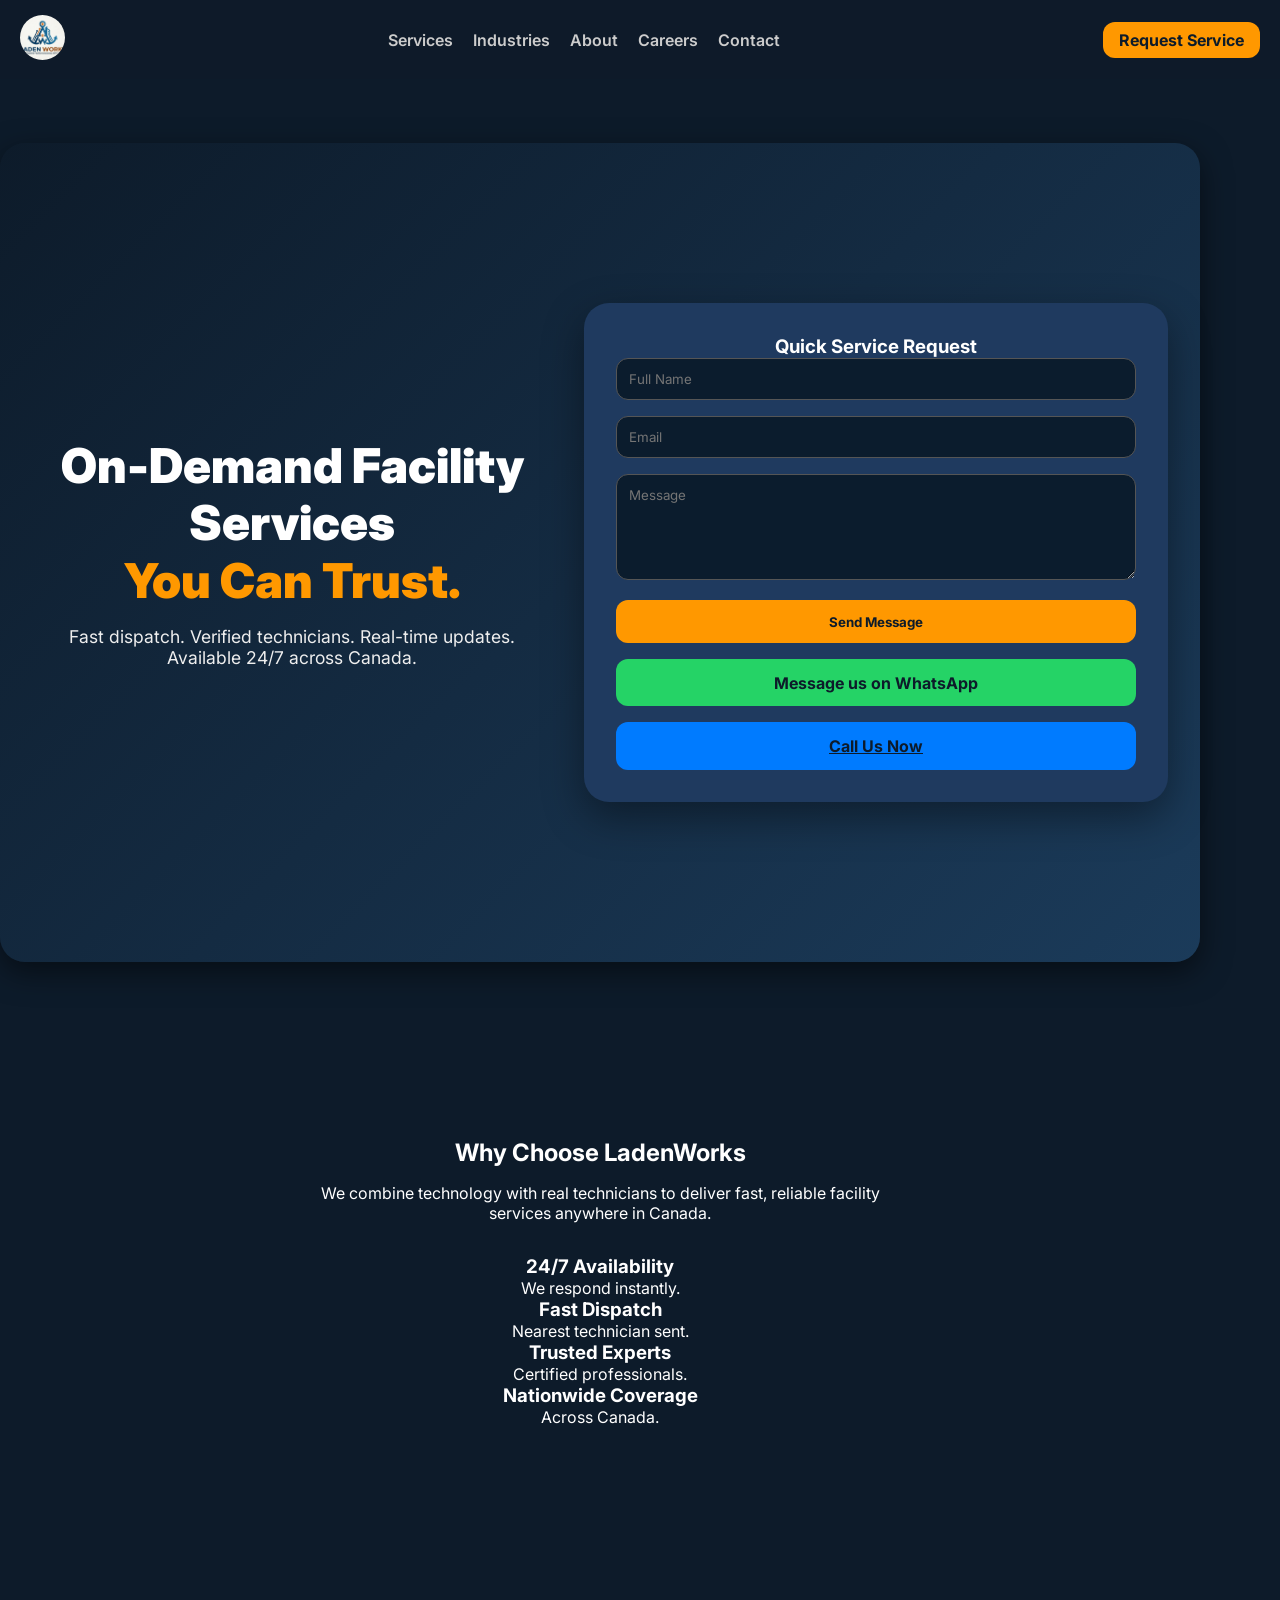
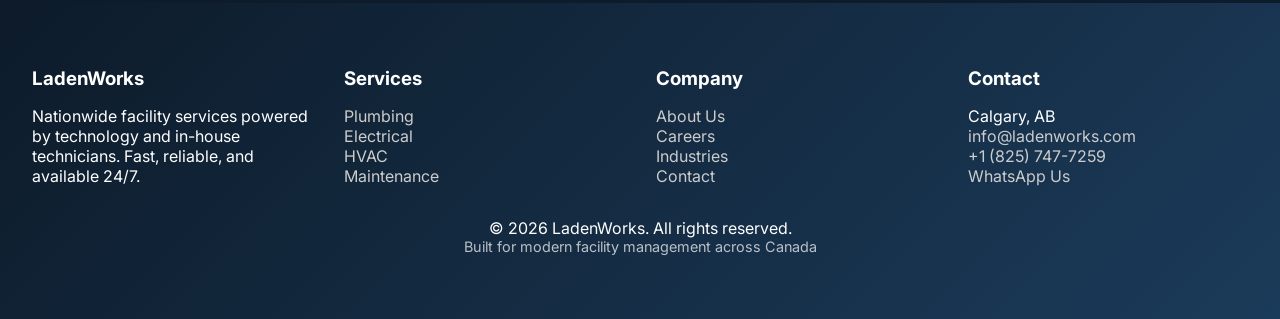
<file: index.html>
<!DOCTYPE html>
<html lang="en">
<head>
<meta charset="UTF-8">
<meta name="viewport" content="width=device-width, initial-scale=1.0">
<title>LadenWorks | Facility Services</title>
<link rel="stylesheet" href="./style.css">
<link rel="icon" type="image/png" href="./images/ladenWorkslogo.jpeg">

<style>
/* NAVBAR */
.navbar {
  display: flex;
  align-items: center;
  justify-content: space-between;
  padding: 15px 20px;
  position: relative;
}

.logo-img {
  width: 45px;
  height: 45px;
  border-radius: 50%;
  object-fit: cover;
}

.menu {
  display: flex;
  gap: 20px;
}

.hamburger {
  display: none;
  font-size: 26px;
  cursor: pointer;
}

@media (max-width: 768px) {
  .menu {
    display: none;
    flex-direction: column;
    position: absolute;
    top: 70px;
    left: 0;
    width: 100%;
    background: #0B1C2D;
    padding: 20px;
  }

  .menu.active {
    display: flex;
  }

  .hamburger {
    display: block;
  }

  .cta {
    font-size: 12px;
    padding: 8px 10px;
  }
}
</style>

</head>

<body>

<!-- NAV -->
<nav class="navbar">
  <div class="logo">
    <a href="./index.html">
      <img src="./images/ladenWorkslogo.jpeg" alt="LadenWorks Logo" class="logo-img">
    </a>
  </div>

  <div class="hamburger" onclick="toggleMenu()">☰</div>

  <div class="menu" id="menu">
    <a href="./services/page.html">Services</a>
    <a href="./industries/page.html">Industries</a>
    <a href="./about/page.html">About</a>
    <a href="./careers/page.html">Careers</a>
    <a href="./contact/page.html">Contact</a>
  </div>

  <a href="./contact/page.html" class="cta">Request Service</a>
</nav>

<!-- HERO -->
<section class="hero">
  <div class="text" style="text-align:center; margin: 0 auto;">
    <h1>On-Demand Facility Services <span>You Can Trust.</span></h1>
    <p>Fast dispatch. Verified technicians. Real-time updates. Available 24/7 across Canada.</p>
  </div>

  <div class="form" style="margin: 2rem auto;">
    <h3 style="text-align:center;">Quick Service Request</h3>

    <form action="https://formspree.io/f/mdawkylg" method="POST">

      <input name="name" type="text" placeholder="Full Name" required
      style="width:100%; padding:0.75rem; margin-bottom:1rem; border-radius:12px; border:1px solid #555; background-color:#0B1C2D; color:#fff;">

      <input name="email" type="email" placeholder="Email" required
      style="width:100%; padding:0.75rem; margin-bottom:1rem; border-radius:12px; border:1px solid #555; background-color:#0B1C2D; color:#fff;">

      <textarea name="message" placeholder="Message" rows="5" required
      style="width:100%; padding:0.75rem; margin-bottom:1rem; border-radius:12px; border:1px solid #555; background-color:#0B1C2D; color:#fff;"></textarea>

      <button type="submit" class="btn" style="width:100%;">Send Message</button>

      <!-- WHATSAPP -->
      <a id="whatsappBtn" target="_blank" class="btn"
      style="display:block; text-align:center; margin-top:1rem; background:#25D366;">
      Message us on WhatsApp
      </a>

      <!-- CALL -->
      <a href="tel:+18257477259" class="btn"
      style="display:block; text-align:center; margin-top:1rem; background:#007BFF;">
      Call Us Now
      </a>

    </form>
  </div>
</section>

<!-- WHY -->
<section style="text-align:center; margin: 5rem 0;">
  <h2>Why Choose LadenWorks</h2>
  <p style="max-width:600px; margin: 1rem auto;">
    We combine technology with real technicians to deliver fast, reliable facility services anywhere in Canada.
  </p>

  <div class="features-grid" style="margin-top:2rem;">
    <div class="feature"><h3>24/7 Availability</h3><p>We respond instantly.</p></div>
    <div class="feature"><h3>Fast Dispatch</h3><p>Nearest technician sent.</p></div>
    <div class="feature"><h3>Trusted Experts</h3><p>Certified professionals.</p></div>
    <div class="feature"><h3>Nationwide Coverage</h3><p>Across Canada.</p></div>
  </div>
</section>

<!-- FOOTER -->
<!-- FOOTER -->
<footer>

  <div class="footer-grid">

    <!-- COMPANY -->
    <div>
      <h3>LadenWorks</h3>
      <p>
        Nationwide facility services powered by technology and in-house technicians.
        Fast, reliable, and available 24/7.
      </p>
    </div>

    <!-- SERVICES -->
    <div>
      <h3>Services</h3>
      <p><a href="./services/page.html">Plumbing</a></p>
      <p><a href="./services/page.html">Electrical</a></p>
      <p><a href="./services/page.html">HVAC</a></p>
      <p><a href="./services/page.html">Maintenance</a></p>
    </div>

    <!-- COMPANY LINKS -->
    <div>
      <h3>Company</h3>
      <p><a href="./about/page.html">About Us</a></p>
      <p><a href="./careers/page.html">Careers</a></p>
      <p><a href="./industries/page.html">Industries</a></p>
      <p><a href="./contact/page.html">Contact</a></p>
    </div>

    <!-- CONTACT -->
    <div>
      <h3>Contact</h3>
      <p>Calgary, AB</p>
      <p><a href="mailto:info@ladenworks.com">info@ladenworks.com</a></p>
      <p><a href="tel:+18257477259">+1 (825) 747-7259</a></p>
      <p><a href="#" id="footerWhatsapp">WhatsApp Us</a></p>
    </div>

  </div>

  <!-- BOTTOM BAR -->
  <div style="text-align:center; margin-top:2rem;">
    <p>© 2026 LadenWorks. All rights reserved.</p>
    <p style="font-size:0.9rem; opacity:0.7;">
      Built for modern facility management across Canada
    </p>
  </div>

</footer>

<!-- SCRIPTS -->
<script>
function toggleMenu() {
  document.getElementById("menu").classList.toggle("active");
}

document.getElementById("whatsappBtn").addEventListener("click", function(){
  let name = document.querySelector("input[name='name']").value;
  let email = document.querySelector("input[name='email']").value;
  let message = document.querySelector("textarea[name='message']").value;

  let phone = "18257477259";

  let text = `New Service Request - LadenWorks

Name: ${name}
Email: ${email}
Issue: ${message}`;

  let url = `https://wa.me/${phone}?text=${encodeURIComponent(text)}`;
  this.href = url;
});
</script>

</body>
</html>
</file>
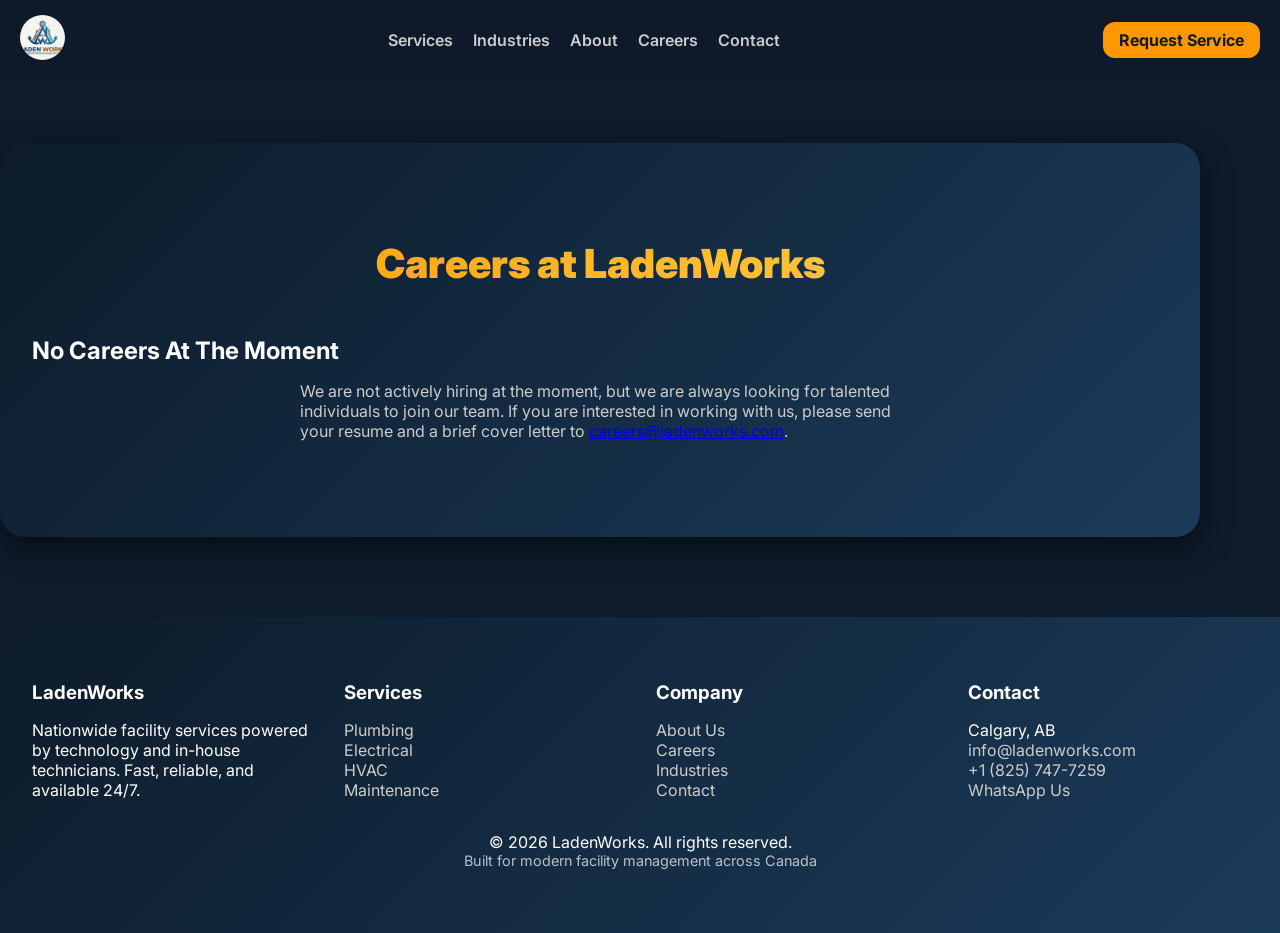
<file: careers/page.html>
<!DOCTYPE html>
<html lang="en">
<head>
<meta charset="UTF-8">
<meta name="viewport" content="width=device-width, initial-scale=1.0">
<title>LadenWorks | Facility Services</title>
<link rel="stylesheet" href="../style.css">
<link rel="icon" type="image/png" href="../images/ladenWorkslogo.jpeg">

<style>
/* NAVBAR */
.navbar {
  display: flex;
  align-items: center;
  justify-content: space-between;
  padding: 15px 20px;
  position: relative;
}

.logo-img {
  width: 45px;
  height: 45px;
  border-radius: 50%;
  object-fit: cover;
}

.menu {
  display: flex;
  gap: 20px;
}

.hamburger {
  display: none;
  font-size: 26px;
  cursor: pointer;
}

@media (max-width: 768px) {
  .menu {
    display: none;
    flex-direction: column;
    position: absolute;
    top: 70px;
    left: 0;
    width: 100%;
    background: #0B1C2D;
    padding: 20px;
  }

  .menu.active {
    display: flex;
  }

  .hamburger {
    display: block;
  }

  .cta {
    font-size: 12px;
    padding: 8px 10px;
  }
}
</style>

</head>

<body>

<!-- NAV -->
<nav class="navbar">
  <div class="logo">
    <a href="../index.html">
      <img src="../images/ladenWorkslogo.jpeg" alt="LadenWorks Logo" class="logo-img">
    </a>
  </div>

  <div class="hamburger" onclick="toggleMenu()">☰</div>

  <div class="menu" id="menu">
    <a href="../services/page.html">Services</a>
    <a href="../industries/page.html">Industries</a>
    <a href="../about/page.html">About</a>
    <a href="../careers/page.html">Careers</a>
    <a href="../contact/page.html">Contact</a>
  </div>

  <a href="../contact/page.html" class="cta">Request Service</a>
</nav>
<!-- PAGE TITLE -->
<section>
  <h1 class="section-title">Careers at LadenWorks</h1>

 <h2>No Careers At The Moment</h2>
  <p style="color:#ccc; max-width:600px; margin:auto; margin-top:1rem;">
    We are not actively hiring at the moment, but we are always looking for talented individuals to join our team. If you are interested in working with us, please send your resume and a brief cover letter to <a href="mailto:careers@ladenworks.com">careers@ladenworks.com</a>.
  </p>
</section>

<!-- FOOTER -->
<!-- FOOTER -->
<footer>

  <div class="footer-grid">

    <!-- COMPANY -->
    <div>
      <h3>LadenWorks</h3>
      <p>
        Nationwide facility services powered by technology and in-house technicians.
        Fast, reliable, and available 24/7.
      </p>
    </div>

    <!-- SERVICES -->
    <div>
      <h3>Services</h3>
      <p><a href="./services/page.html">Plumbing</a></p>
      <p><a href="./services/page.html">Electrical</a></p>
      <p><a href="./services/page.html">HVAC</a></p>
      <p><a href="./services/page.html">Maintenance</a></p>
    </div>

    <!-- COMPANY LINKS -->
    <div>
      <h3>Company</h3>
      <p><a href="../about/page.html">About Us</a></p>
      <p><a href="../careers/page.html">Careers</a></p>
      <p><a href="../industries/page.html">Industries</a></p>
      <p><a href="../contact/page.html">Contact</a></p>
    </div>

    <!-- CONTACT -->
    <div>
      <h3>Contact</h3>
      <p>Calgary, AB</p>
      <p><a href="mailto:info@ladenworks.com">info@ladenworks.com</a></p>
      <p><a href="tel:+18257477259">+1 (825) 747-7259</a></p>
      <p><a href="#" id="footerWhatsapp">WhatsApp Us</a></p>
    </div>

  </div>

  <!-- BOTTOM BAR -->
  <div style="text-align:center; margin-top:2rem;">
    <p>© 2026 LadenWorks. All rights reserved.</p>
    <p style="font-size:0.9rem; opacity:0.7;">
      Built for modern facility management across Canada
    </p>
  </div>

</footer>

<!-- WHATSAPP FOOTER SCRIPT -->
<script>
document.getElementById("footerWhatsapp").addEventListener("click", function(e){
  e.preventDefault();
  let phone = "18257477259";
  let text = "Hello, I would like to request a service from LadenWorks.";
  let url = `https://wa.me/${phone}?text=${encodeURIComponent(text)}`;
  window.open(url, "_blank");
});
</script>

</body>
</html>

</body>
</html>
</file>
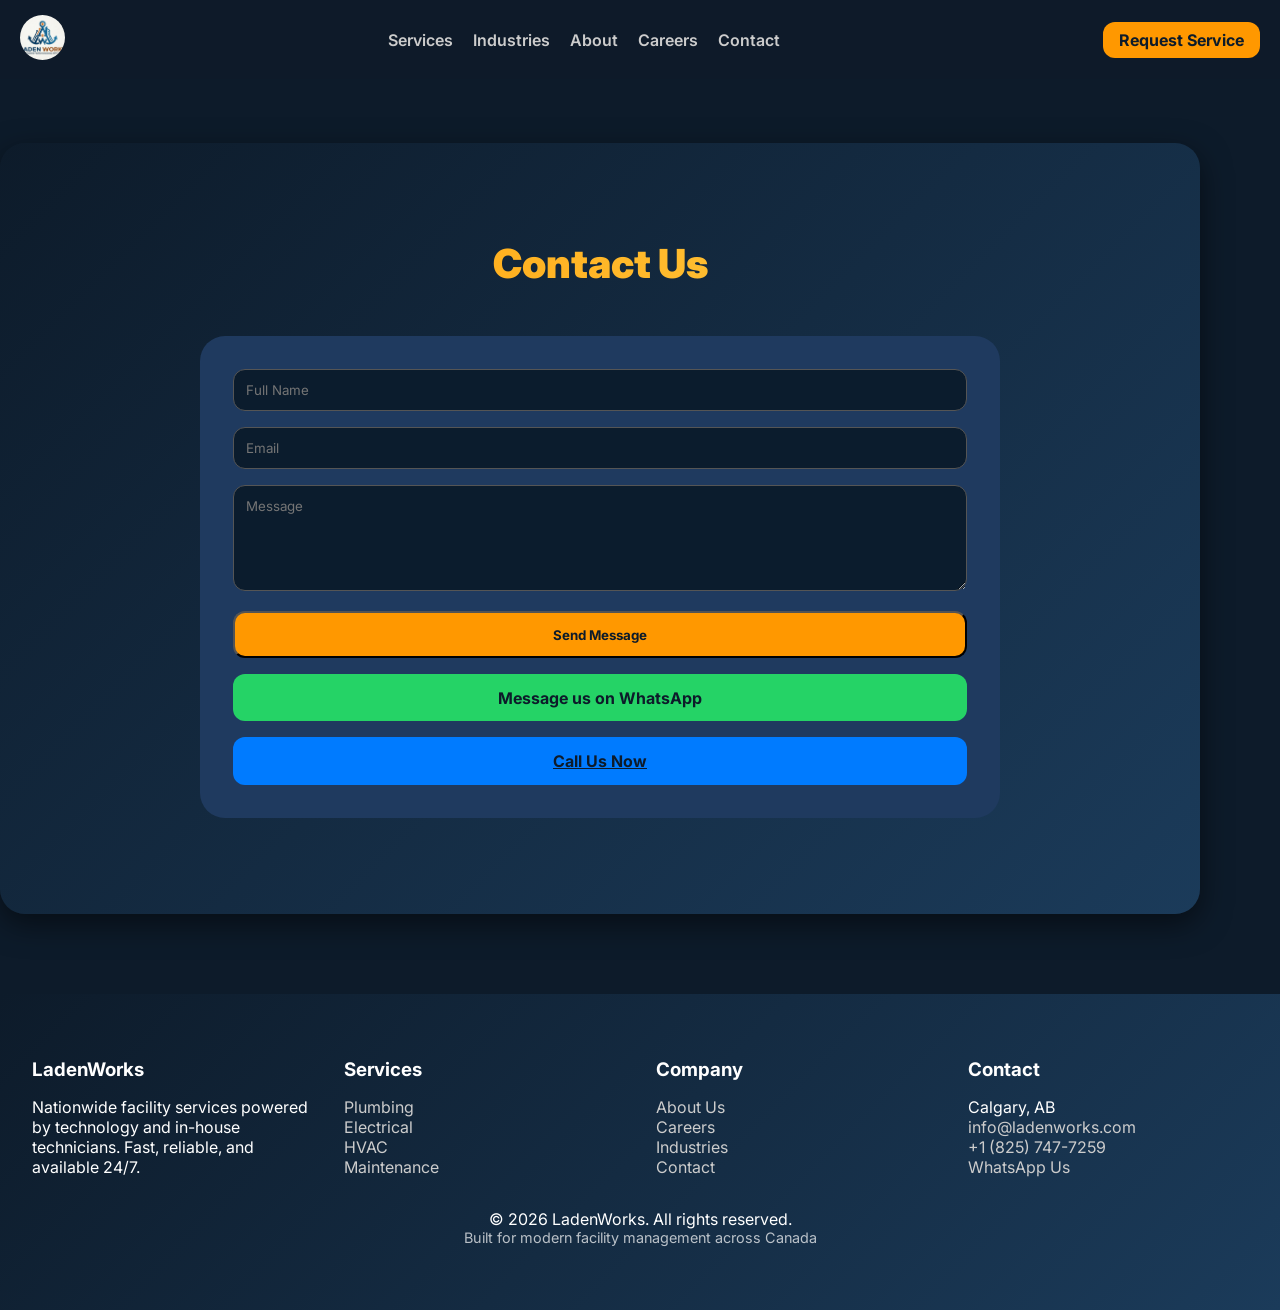
<file: contact/page.html>
<!DOCTYPE html>
<html lang="en">
<head>
<meta charset="UTF-8">
<meta name="viewport" content="width=device-width, initial-scale=1.0">
<title>LadenWorks | Facility Services</title>
<link rel="stylesheet" href="../style.css">
<link rel="icon" type="image/png" href="../images/ladenWorkslogo.jpeg">

<style>
/* NAVBAR */
.navbar {
  display: flex;
  align-items: center;
  justify-content: space-between;
  padding: 15px 20px;
  position: relative;
}

.logo-img {
  width: 45px;
  height: 45px;
  border-radius: 50%;
  object-fit: cover;
}

.menu {
  display: flex;
  gap: 20px;
}

.hamburger {
  display: none;
  font-size: 26px;
  cursor: pointer;
}

@media (max-width: 768px) {
  .menu {
    display: none;
    flex-direction: column;
    position: absolute;
    top: 70px;
    left: 0;
    width: 100%;
    background: #0B1C2D;
    padding: 20px;
  }

  .menu.active {
    display: flex;
  }

  .hamburger {
    display: block;
  }

  .cta {
    font-size: 12px;
    padding: 8px 10px;
  }
}
</style>

</head>

<body>

<!-- NAV -->
<nav class="navbar">
  <div class="logo">
    <a href="../index.html">
      <img src="../images/ladenWorkslogo.jpeg" alt="LadenWorks Logo" class="logo-img">
    </a>
  </div>

  <div class="hamburger" onclick="toggleMenu()">☰</div>

  <div class="menu" id="menu">
    <a href="../services/page.html">Services</a>
    <a href="../industries/page.html">Industries</a>
    <a href="../about/page.html">About</a>
    <a href="../careers/page.html">Careers</a>
    <a href="../contact/page.html">Contact</a>
  </div>

  <a href="../contact/page.html" class="cta">Request Service</a>
</nav>

<!-- PAGE TITLE -->
<section>

<h1 class="section-title">Contact Us</h1>

<div class="card" style="max-width:800px; margin:auto; opacity:1; transform:none;">

<!-- ✅ FORM -->
<form action="https://formspree.io/f/mdawkylg" method="POST">

<input name="name" type="text" placeholder="Full Name" required
style="width:100%; padding:0.75rem; margin-bottom:1rem; border-radius:12px; border:1px solid #555; background-color:#0B1C2D; color:#fff;">

<input name="email" type="email" placeholder="Email" required
style="width:100%; padding:0.75rem; margin-bottom:1rem; border-radius:12px; border:1px solid #555; background-color:#0B1C2D; color:#fff;">

<textarea name="message" placeholder="Message" rows="5" required
style="width:100%; padding:0.75rem; margin-bottom:1rem; border-radius:12px; border:1px solid #555; background-color:#0B1C2D; color:#fff;"></textarea>

<button type="submit" class="btn" style="width:100%;">Send Message</button>

<!-- ✅ WHATSAPP BUTTON -->
<a id="whatsappBtn" target="_blank" class="btn"
style="display:block; text-align:center; margin-top:1rem; background:#25D366;">
Message us on WhatsApp
</a>

<!-- ✅ CALL BUTTON -->
<a href="tel:+18257477259" class="btn"
style="display:block; text-align:center; margin-top:1rem; background:#007BFF;">
Call Us Now
</a>

</form>

</div>

</section>


<!-- FOOTER -->
<footer>

  <div class="footer-grid">

    <!-- COMPANY -->
    <div>
      <h3>LadenWorks</h3>
      <p>
        Nationwide facility services powered by technology and in-house technicians.
        Fast, reliable, and available 24/7.
      </p>
    </div>

    <!-- SERVICES -->
    <div>
      <h3>Services</h3>
      <p><a href="./services/page.html">Plumbing</a></p>
      <p><a href="./services/page.html">Electrical</a></p>
      <p><a href="./services/page.html">HVAC</a></p>
      <p><a href="./services/page.html">Maintenance</a></p>
    </div>

    <!-- COMPANY LINKS -->
    <div>
      <h3>Company</h3>
      <p><a href="../about/page.html">About Us</a></p>
      <p><a href="../careers/page.html">Careers</a></p>
      <p><a href="../industries/page.html">Industries</a></p>
      <p><a href="../contact/page.html">Contact</a></p>
    </div>

    <!-- CONTACT -->
    <div>
      <h3>Contact</h3>
      <p>Calgary, AB</p>
      <p><a href="mailto:info@ladenworks.com">info@ladenworks.com</a></p>
      <p><a href="tel:+18257477259">+1 (825) 747-7259</a></p>
      <p><a href="#" id="footerWhatsapp">WhatsApp Us</a></p>
    </div>

  </div>

  <!-- BOTTOM BAR -->
  <div style="text-align:center; margin-top:2rem;">
    <p>© 2026 LadenWorks. All rights reserved.</p>
    <p style="font-size:0.9rem; opacity:0.7;">
      Built for modern facility management across Canada
    </p>
  </div>

</footer>


<!-- WHATSAPP SCRIPT -->
<script>

document.getElementById("whatsappBtn").addEventListener("click", function(){

  let name = document.querySelector("input[name='name']").value;
  let email = document.querySelector("input[name='email']").value;
  let message = document.querySelector("textarea[name='message']").value;

  let phone = "18257477259";

  let text = `New Contact Request - LadenWorks

Name: ${name}
Email: ${email}
Message: ${message}`;

  let url = `https://wa.me/${phone}?text=${encodeURIComponent(text)}`;

  this.href = url;
});

</script>

</body>
</html>
</file>
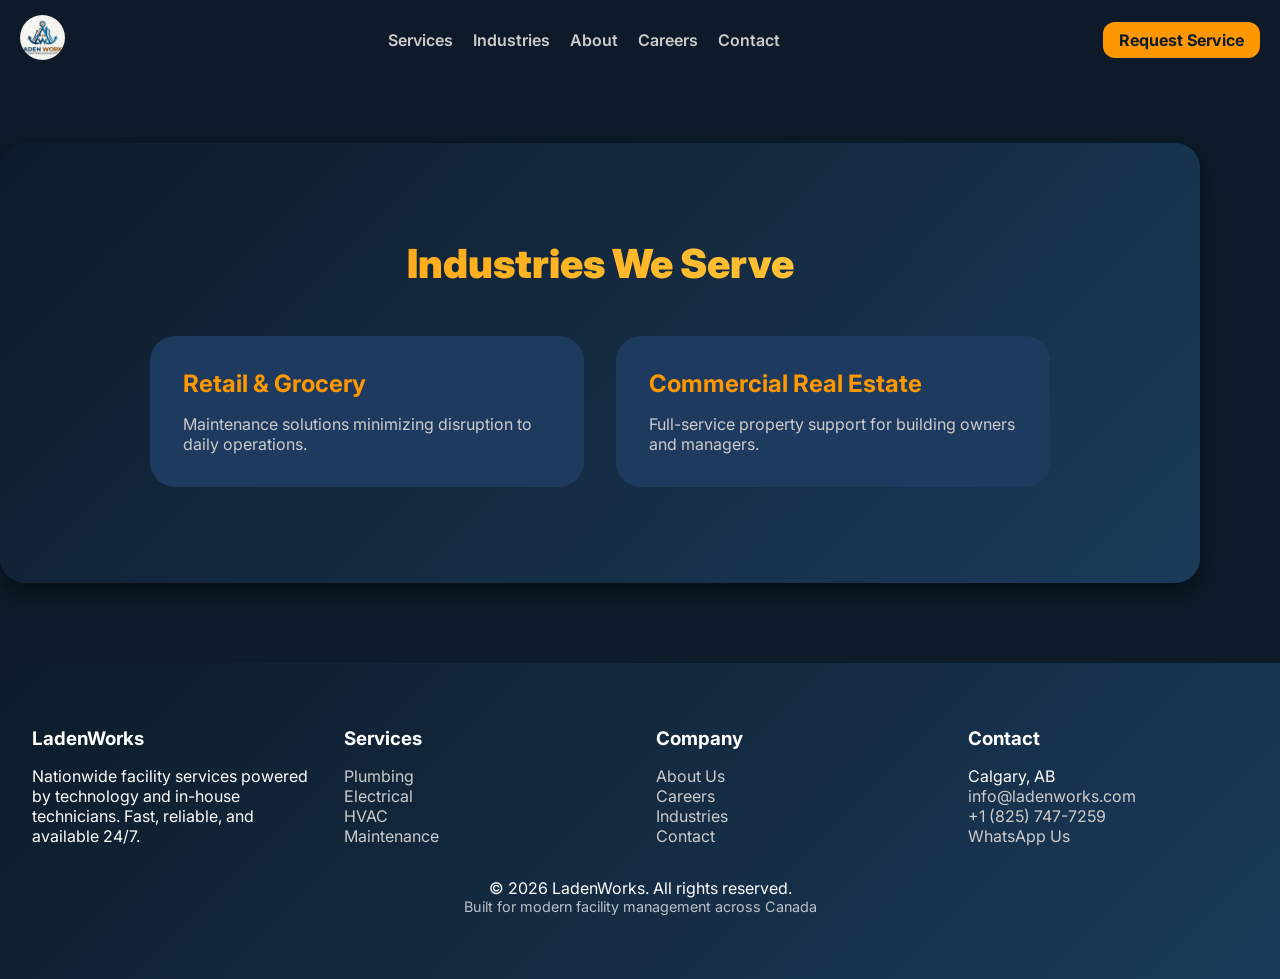
<file: industries/page.html>
<!DOCTYPE html>
<html lang="en">
<head>
<meta charset="UTF-8">
<meta name="viewport" content="width=device-width, initial-scale=1.0">
<title>LadenWorks | Facility Services</title>
<link rel="stylesheet" href="../style.css">
<link rel="icon" type="image/png" href="../images/ladenWorkslogo.jpeg">

<style>
/* NAVBAR */
.navbar {
  display: flex;
  align-items: center;
  justify-content: space-between;
  padding: 15px 20px;
  position: relative;
}

.logo-img {
  width: 45px;
  height: 45px;
  border-radius: 50%;
  object-fit: cover;
}

.menu {
  display: flex;
  gap: 20px;
}

.hamburger {
  display: none;
  font-size: 26px;
  cursor: pointer;
}

@media (max-width: 768px) {
  .menu {
    display: none;
    flex-direction: column;
    position: absolute;
    top: 70px;
    left: 0;
    width: 100%;
    background: #0B1C2D;
    padding: 20px;
  }

  .menu.active {
    display: flex;
  }

  .hamburger {
    display: block;
  }

  .cta {
    font-size: 12px;
    padding: 8px 10px;
  }
}
</style>

</head>

<body>

<!-- NAV -->
<nav class="navbar">
  <div class="logo">
    <a href="../index.html">
      <img src="../images/ladenWorkslogo.jpeg" alt="LadenWorks Logo" class="logo-img">
    </a>
  </div>

  <div class="hamburger" onclick="toggleMenu()">☰</div>

  <div class="menu" id="menu">
    <a href="../services/page.html">Services</a>
    <a href="../industries/page.html">Industries</a>
    <a href="../about/page.html">About</a>
    <a href="../careers/page.html">Careers</a>
    <a href="../contact/page.html">Contact</a>
  </div>

  <a href="../contact/page.html" class="cta">Request Service</a>
</nav>
<!-- PAGE TITLE -->
<section>
  <h1 class="section-title">Industries We Serve</h1>

  <!-- Industries Grid -->
  <div class="grid grid-3" style="max-width:900px; margin:auto; gap:2rem;">
    
    <div class="card" style="opacity:1; transform:none;">
      <h3 style="color:var(--accent); margin-bottom:1rem;">Retail & Grocery</h3>
      <p style="color:#ccc;">
        Maintenance solutions minimizing disruption to daily operations.
      </p>
    </div>

    <div class="card" style="opacity:1; transform:none;">
      <h3 style="color:var(--accent); margin-bottom:1rem;">Commercial Real Estate</h3>
      <p style="color:#ccc;">
        Full-service property support for building owners and managers.
      </p>
    </div>

  </div>
</section>

<footer>

  <div class="footer-grid">

    <!-- COMPANY -->
    <div>
      <h3>LadenWorks</h3>
      <p>
        Nationwide facility services powered by technology and in-house technicians.
        Fast, reliable, and available 24/7.
      </p>
    </div>

    <!-- SERVICES -->
    <div>
      <h3>Services</h3>
      <p><a href="./services/page.html">Plumbing</a></p>
      <p><a href="./services/page.html">Electrical</a></p>
      <p><a href="./services/page.html">HVAC</a></p>
      <p><a href="./services/page.html">Maintenance</a></p>
    </div>

    <!-- COMPANY LINKS -->
    <div>
      <h3>Company</h3>
      <p><a href="../about/page.html">About Us</a></p>
      <p><a href="../careers/page.html">Careers</a></p>
      <p><a href="../industries/page.html">Industries</a></p>
      <p><a href="../contact/page.html">Contact</a></p>
    </div>

    <!-- CONTACT -->
    <div>
      <h3>Contact</h3>
      <p>Calgary, AB</p>
      <p><a href="mailto:info@ladenworks.com">info@ladenworks.com</a></p>
      <p><a href="tel:+18257477259">+1 (825) 747-7259</a></p>
      <p><a href="#" id="footerWhatsapp">WhatsApp Us</a></p>
    </div>

  </div>

  <!-- BOTTOM BAR -->
  <div style="text-align:center; margin-top:2rem;">
    <p>© 2026 LadenWorks. All rights reserved.</p>
    <p style="font-size:0.9rem; opacity:0.7;">
      Built for modern facility management across Canada
    </p>
  </div>

</footer>

</body>
</html>
</file>
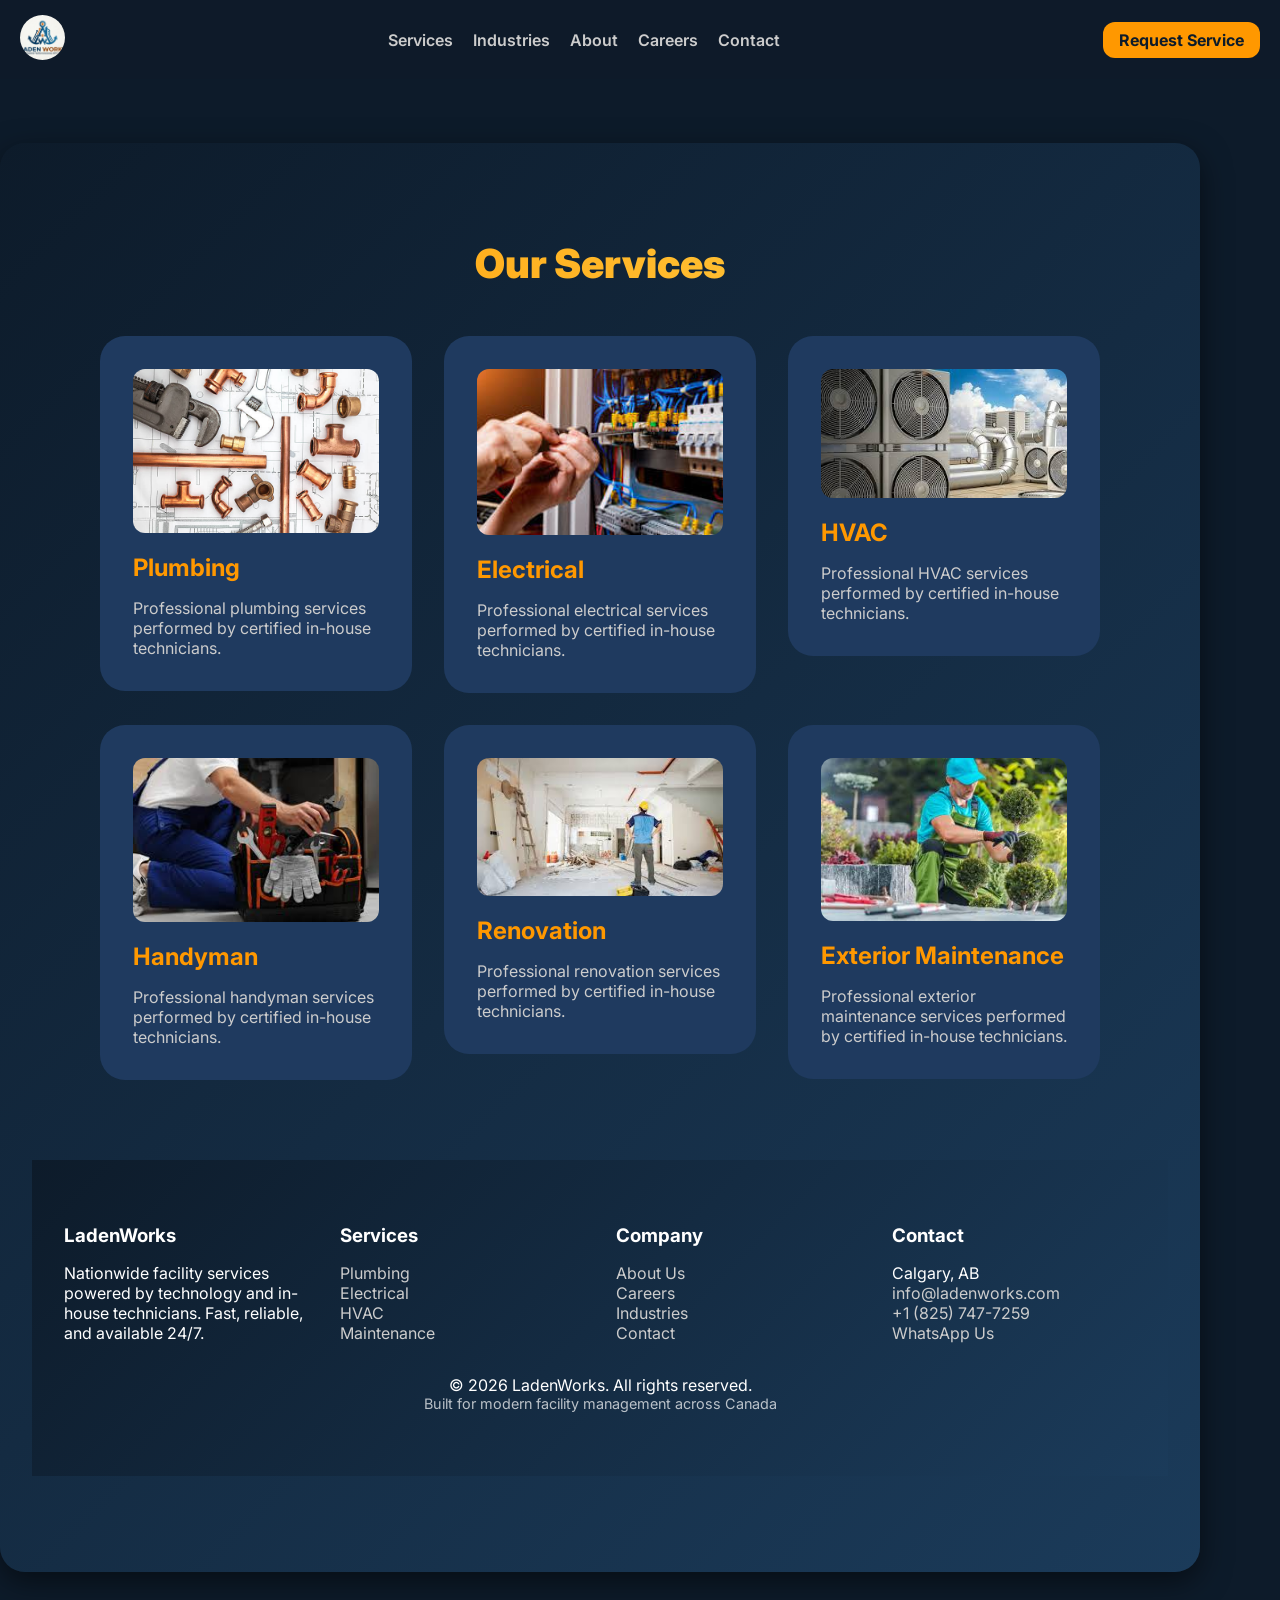
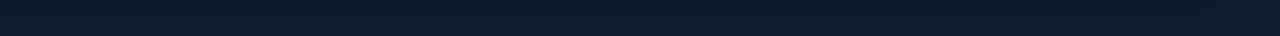
<file: services/page.html>
<!DOCTYPE html>
<html lang="en">
<head>
<meta charset="UTF-8">
<meta name="viewport" content="width=device-width, initial-scale=1.0">
<title>LadenWorks | Facility Services</title>
<link rel="stylesheet" href="../style.css">
<link rel="icon" type="image/png" href="../images/ladenWorkslogo.jpeg">

<style>
/* NAVBAR */
.navbar {
  display: flex;
  align-items: center;
  justify-content: space-between;
  padding: 15px 20px;
  position: relative;
}

.logo-img {
  width: 45px;
  height: 45px;
  border-radius: 50%;
  object-fit: cover;
}

.menu {
  display: flex;
  gap: 20px;
}

.hamburger {
  display: none;
  font-size: 26px;
  cursor: pointer;
}

@media (max-width: 768px) {
  .menu {
    display: none;
    flex-direction: column;
    position: absolute;
    top: 70px;
    left: 0;
    width: 100%;
    background: #0B1C2D;
    padding: 20px;
  }

  .menu.active {
    display: flex;
  }

  .hamburger {
    display: block;
  }

  .cta {
    font-size: 12px;
    padding: 8px 10px;
  }
}
</style>

</head>

<body>

<!-- NAV -->
<nav class="navbar">
  <div class="logo">
    <a href="../index.html">
      <img src="../images/ladenWorkslogo.jpeg" alt="LadenWorks Logo" class="logo-img">
    </a>
  </div>

  <div class="hamburger" onclick="toggleMenu()">☰</div>

  <div class="menu" id="menu">
    <a href="../services/page.html">Services</a>
    <a href="../industries/page.html">Industries</a>
    <a href="../about/page.html">About</a>
    <a href="../careers/page.html">Careers</a>
    <a href="../contact/page.html">Contact</a>
  </div>

  <a href="../contact/page.html" class="cta">Request Service</a>
</nav>
<!-- PAGE TITLE -->
<section>
  <h1 class="section-title">Our Services</h1>

  <!-- Services Grid -->
 <div class="grid grid-3" style="max-width:1000px; margin:auto; gap:2rem;">

  <!-- Plumbing -->
  <a href="../contact/page.html" style="text-decoration:none; color:inherit;">
    <div class="card">
      <img src="../images/plumbing.jpg" alt="Plumbing" style="width:100%; border-radius:12px; margin-bottom:1rem;">
      <h3 style="color:var(--accent); margin-bottom:1rem;">Plumbing</h3>
      <p style="color:#ccc;">
        Professional plumbing services performed by certified in-house technicians.
      </p>
    </div>
  </a>

  <!-- Electrical -->
  <a href="../contact/page.html" style="text-decoration:none; color:inherit;">
    <div class="card">
      <img src="../images/electrical.jpg" alt="Electrical" style="width:100%; border-radius:12px; margin-bottom:1rem;">
      <h3 style="color:var(--accent); margin-bottom:1rem;">Electrical</h3>
      <p style="color:#ccc;">
        Professional electrical services performed by certified in-house technicians.
      </p>
    </div>
  </a>

  <!-- HVAC -->
  <a href="../contact/page.html" style="text-decoration:none; color:inherit;">
    <div class="card">
      <img src="../images/hvac.jpg" alt="HVAC" style="width:100%; border-radius:12px; margin-bottom:1rem;">
      <h3 style="color:var(--accent); margin-bottom:1rem;">HVAC</h3>
      <p style="color:#ccc;">
        Professional HVAC services performed by certified in-house technicians.
      </p>
    </div>
  </a>

  <!-- Handyman -->
  <a href="../contact/page.html" style="text-decoration:none; color:inherit;">
    <div class="card">
      <img src="../images/handyman.jpg" alt="Handyman" style="width:100%; border-radius:12px; margin-bottom:1rem;">
      <h3 style="color:var(--accent); margin-bottom:1rem;">Handyman</h3>
      <p style="color:#ccc;">
        Professional handyman services performed by certified in-house technicians.
      </p>
    </div>
  </a>

  <!-- Renovation -->
  <a href="../contact/page.html" style="text-decoration:none; color:inherit;">
    <div class="card">
      <img src="../images/reno.jpg" alt="Renovation" style="width:100%; border-radius:12px; margin-bottom:1rem;">
      <h3 style="color:var(--accent); margin-bottom:1rem;">Renovation</h3>
      <p style="color:#ccc;">
        Professional renovation services performed by certified in-house technicians.
      </p>
    </div>
  </a>

  <!-- Exterior -->
  <a href="../contact/page.html" style="text-decoration:none; color:inherit;">
    <div class="card">
      <img src="../images/exterior.jpg" alt="Exterior Maintenance" style="width:100%; border-radius:12px; margin-bottom:1rem;">
      <h3 style="color:var(--accent); margin-bottom:1rem;">Exterior Maintenance</h3>
      <p style="color:#ccc;">
        Professional exterior maintenance services performed by certified in-house technicians.
      </p>
    </div>
  </a>

</div>

  </div>

<!-- FOOTER -->
<footer>

  <div class="footer-grid">

    <!-- COMPANY -->
    <div>
      <h3>LadenWorks</h3>
      <p>
        Nationwide facility services powered by technology and in-house technicians.
        Fast, reliable, and available 24/7.
      </p>
    </div>

    <!-- SERVICES -->
    <div>
      <h3>Services</h3>
      <p><a href="./services/page.html">Plumbing</a></p>
      <p><a href="./services/page.html">Electrical</a></p>
      <p><a href="./services/page.html">HVAC</a></p>
      <p><a href="./services/page.html">Maintenance</a></p>
    </div>

    <!-- COMPANY LINKS -->
    <div>
      <h3>Company</h3>
      <p><a href="../about/page.html">About Us</a></p>
      <p><a href="../careers/page.html">Careers</a></p>
      <p><a href="../industries/page.html">Industries</a></p>
      <p><a href="../contact/page.html">Contact</a></p>
    </div>

    <!-- CONTACT -->
    <div>
      <h3>Contact</h3>
      <p>Calgary, AB</p>
      <p><a href="mailto:info@ladenworks.com">info@ladenworks.com</a></p>
      <p><a href="tel:+18257477259">+1 (825) 747-7259</a></p>
      <p><a href="#" id="footerWhatsapp">WhatsApp Us</a></p>
    </div>

  </div>

  <!-- BOTTOM BAR -->
  <div style="text-align:center; margin-top:2rem;">
    <p>© 2026 LadenWorks. All rights reserved.</p>
    <p style="font-size:0.9rem; opacity:0.7;">
      Built for modern facility management across Canada
    </p>
  </div>

</footer>
</file>
<file: style.css>
/* Bright Modern LadenWorks Styles */
@import url('https://fonts.googleapis.com/css2?family=Inter:wght@400;600;700;900&display=swap');

:root {
  --primary: #0d1b2a;
  --section: linear-gradient(135deg, #0d1b2a, #1b3b5a);
  --card: #1f3a5f;
  --accent: #ff9800;
  --text: #ffffff;
  --gray: #cccccc;
}

* {
  margin: 0;
  padding: 0;
  box-sizing: border-box;
  font-family: 'Inter', sans-serif;
}

body {
  background-color: var(--primary);
  color: var(--text);
  scroll-behavior: smooth;
}

/* ================= NAVBAR ================= */
.navbar {
  background-color: rgba(15, 27, 42, 0.95);
  display: flex;
  justify-content: space-between;
  align-items: center;
  padding: 1rem 2rem;
  position: sticky;
  top: 0;
  z-index: 100;
  backdrop-filter: blur(8px);
}

/* Logo */
.logo-img {
  width: 45px;
  height: 45px;
  border-radius: 50%;
  object-fit: cover;
}

/* Menu */
.menu {
  display: flex;
  gap: 20px;
}

.menu a {
  color: var(--gray);
  font-weight: 600;
  text-decoration: none;
  transition: 0.3s;
}

.menu a:hover {
  color: var(--accent);
}

/* CTA */
.cta {
  background-color: var(--accent);
  padding: 0.5rem 1rem;
  border-radius: 12px;
  font-weight: 700;
  text-decoration: none;
  color: var(--primary);
  transition: 0.3s;
}

.cta:hover {
  transform: scale(1.05);
  opacity: 0.9;
}

/* Hamburger */
.hamburger {
  display: none;
  font-size: 26px;
  cursor: pointer;
}

/* ================= HERO ================= */
section.hero {
  display: flex;
  flex-wrap: wrap;
  align-items: center;
  gap: 2rem;
  padding: 8rem 2rem;
}

.hero .text {
  flex: 1;
  opacity: 0;
  transform: translateY(50px);
  animation: fadeUp 1s forwards 0.3s;
}

.hero h1 {
  font-size: 3rem;
  font-weight: 900;
  line-height: 1.2;
}

.hero h1 span {
  color: var(--accent);
  display: block;
}

.hero p {
  margin-top: 1rem;
  color: #eee;
  font-size: 1.1rem;
}

.hero .form {
  flex: 1;
  background-color: var(--card);
  padding: 2rem;
  border-radius: 25px;
  box-shadow: 0 15px 40px rgba(0,0,0,0.4);
  opacity: 0;
  transform: translateY(50px);
  animation: fadeUp 1s forwards 0.5s;
}

.hero input,
.hero textarea {
  width: 100%;
  padding: 0.75rem;
  margin-bottom: 1rem;
  border-radius: 12px;
  border: none;
  background-color: #0d1b2a;
  color: var(--text);
}

.hero button {
  width: 100%;
  padding: 0.85rem;
  background-color: var(--accent);
  border: none;
  border-radius: 12px;
  font-weight: 700;
  cursor: pointer;
  transition: 0.3s;
}

.hero button:hover {
  transform: scale(1.05);
}

/* ================= SECTIONS ================= */
section {
  padding: 6rem 2rem;
  max-width: 1200px;
  margin: auto;
}

section:nth-child(even) {
  background: var(--section);
  border-radius: 25px;
  margin: 4rem 0;
  box-shadow: 0 10px 30px rgba(0,0,0,0.5);
}

.section-title {
  text-align: center;
  font-size: 2.5rem;
  font-weight: 900;
  margin-bottom: 3rem;
  background: linear-gradient(90deg, #ff9800, #ffd54f);
  -webkit-background-clip: text;
  -webkit-text-fill-color: transparent;
}

/* ================= CARDS ================= */
.grid {
  display: grid;
  gap: 2rem;
}

.grid-3 {
  grid-template-columns: repeat(auto-fit, minmax(250px, 1fr));
}

.card {
  background-color: var(--card);
  padding: 2rem;
  border-radius: 25px;
  transition: 0.4s;
  border: 1px solid transparent;
}

.card:hover {
  transform: translateY(-10px) scale(1.02);
  border-color: var(--accent);
  box-shadow: 0 15px 40px rgba(0,0,0,0.4);
}

.card h3 {
  font-size: 1.5rem;
  margin-bottom: 1rem;
}

.card p {
  color: #ddd;
}

/* ================= FOOTER ================= */
footer {
  background: var(--section);
  padding: 4rem 2rem;
  margin-top: 5rem;
}

.footer-grid {
  display: grid;
  gap: 2rem;
  grid-template-columns: repeat(auto-fit, minmax(200px, 1fr));
}

footer h3 {
  color: #fff;
  margin-bottom: 1rem;
}

footer a {
  color: #ccc;
  text-decoration: none;
}

footer a:hover {
  color: var(--accent);
}

/* ================= BUTTON ================= */
.btn {
  background-color: var(--accent);
  color: var(--primary);
  padding: 0.85rem 1.5rem;
  border-radius: 12px;
  font-weight: 700;
  display: inline-block;
  transition: 0.3s;
  text-align: center;
}

.btn:hover {
  transform: scale(1.05);
}

/* ================= ANIMATION ================= */
@keyframes fadeUp {
  to {
    opacity: 1;
    transform: translateY(0);
  }
}

/* ================= MOBILE ================= */
@media (max-width: 768px) {

  .hero {
    flex-direction: column;
  }

  .menu {
    display: none;
    flex-direction: column;
    position: absolute;
    top: 70px;
    left: 0;
    width: 100%;
    background: #0B1C2D;
    padding: 20px;
  }

  .menu.active {
    display: flex;
  }

  .hamburger {
    display: block;
  }

  .cta {
    font-size: 12px;
    padding: 8px 10px;
  }
}
</file>
